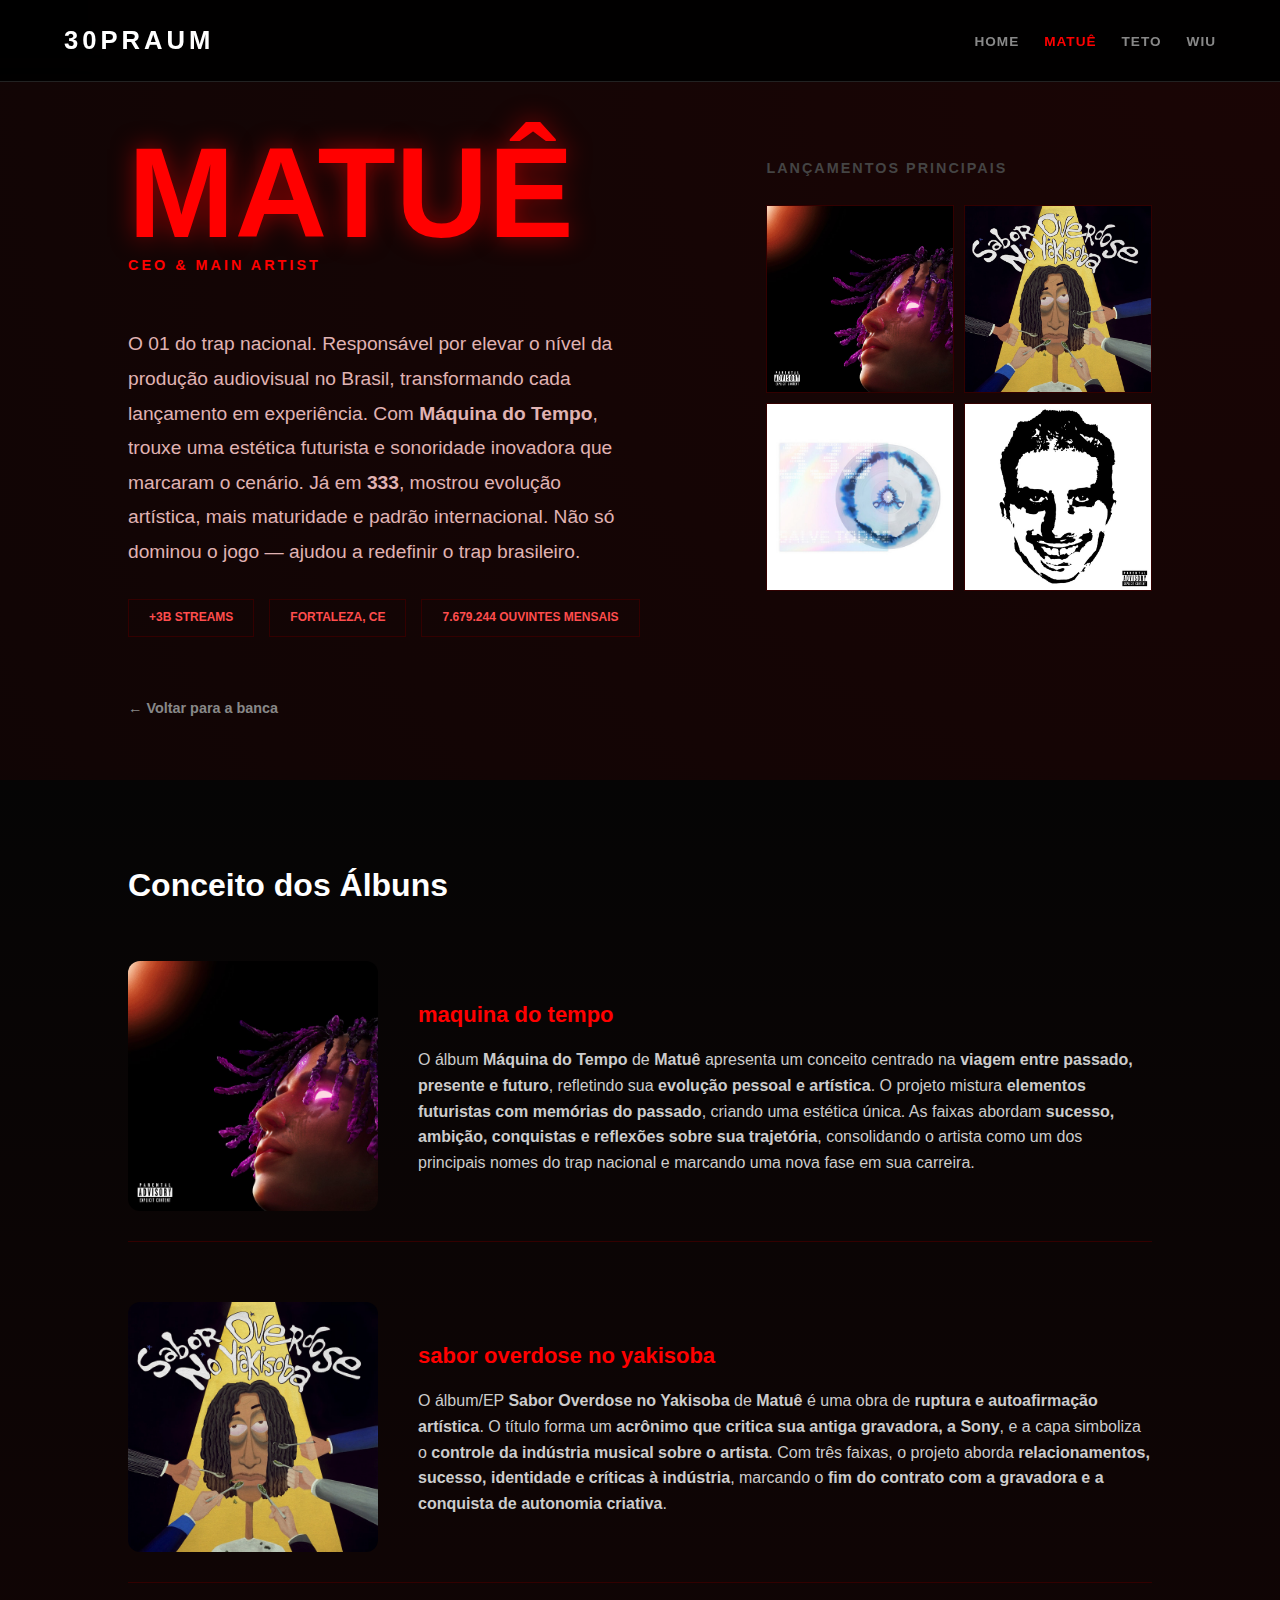
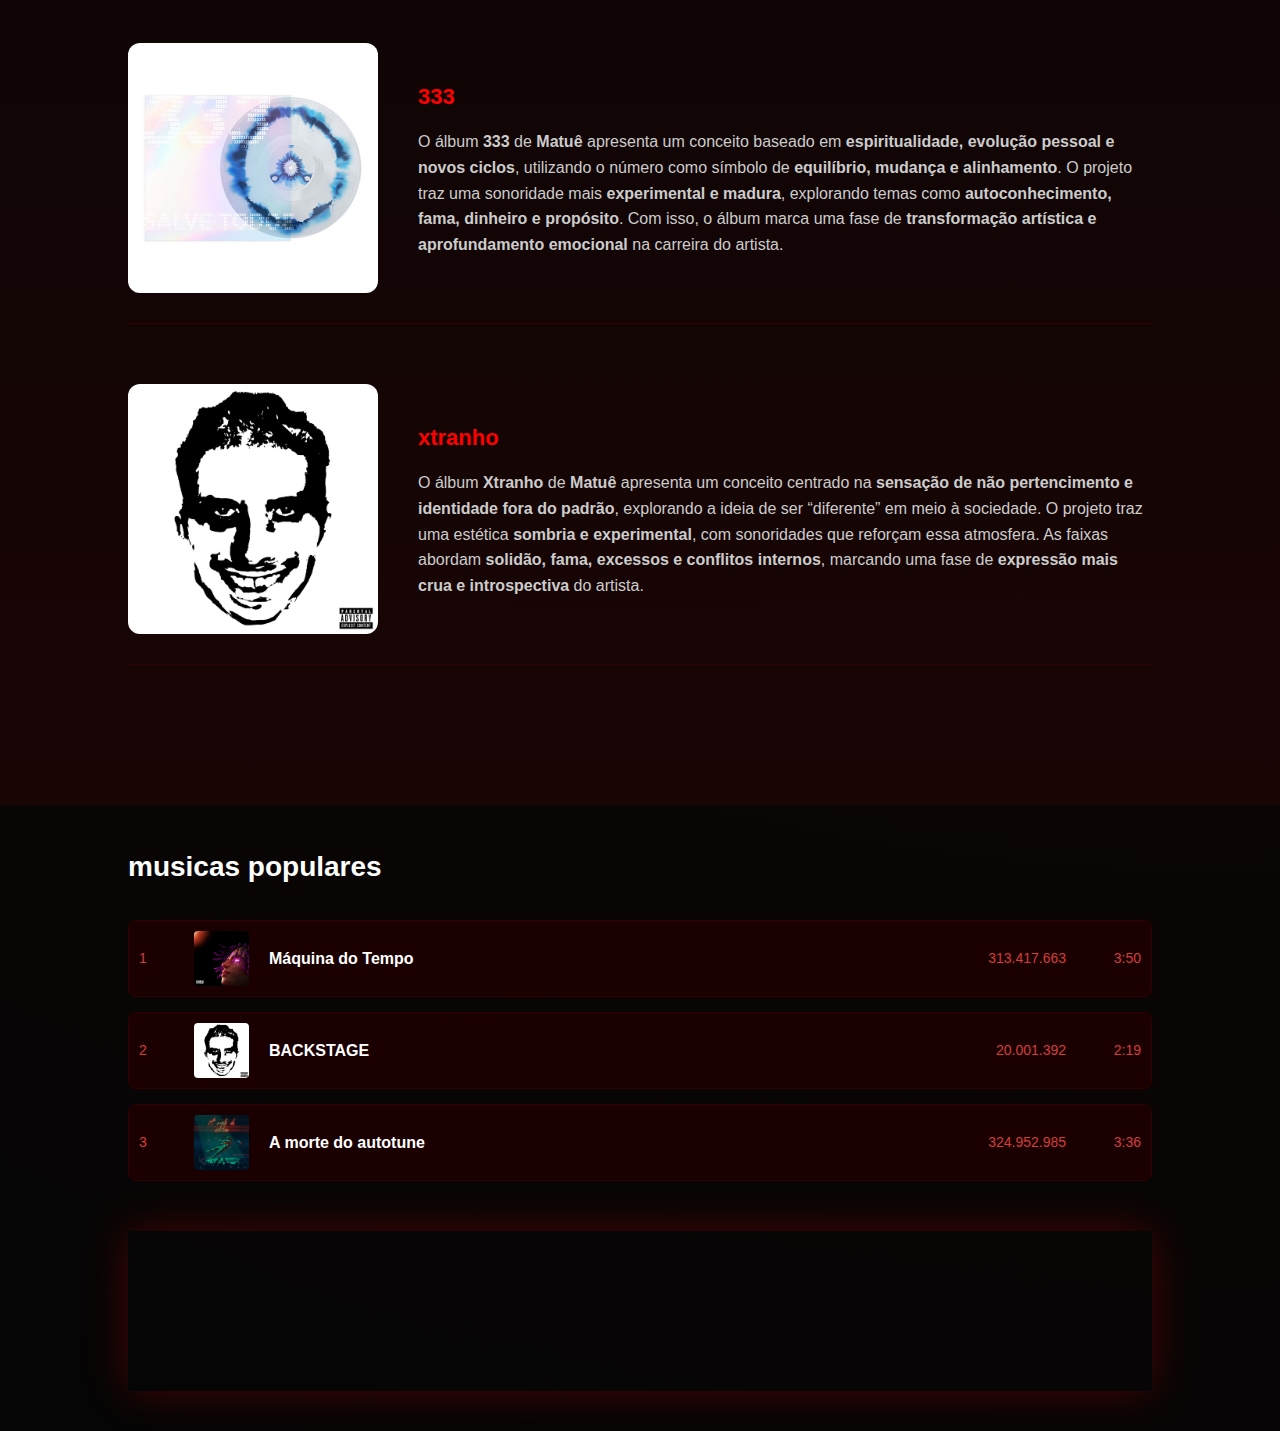
<file: matue.html>
<!DOCTYPE html>
<html lang="pt-br">
<head>
    <meta charset="UTF-8">
    <meta name="viewport" content="width=device-width, initial-scale=1.0">
    <title>Matuê | 30 PRAUM</title>
    <link rel="stylesheet" href="css/style.css">
    <link rel="stylesheet" href="css/matue.css">
</head>
<body class="artist-page matue-bg">
    <nav id="navbar">
        <div class="logo"><a href="index.html">30PRAUM</a></div>
        <ul>
            <li><a href="index.html">Home</a></li>
            <li><a href="matue.html" class="active">Matuê</a></li>
            <li><a href="teto.html">Teto</a></li>
            <li><a href="wiu.html">WIU</a></li>
        </ul>
    </nav>

    <main class="container">
        <div class="content-grid">
            <section class="artist-info">
                <div class="profile-header">
                    <h1>MATUÊ</h1>
                    <p class="role">CEO & MAIN ARTIST</p>
                </div>
                
                <div class="bio">
                    <p>O 01 do trap nacional. Responsável por elevar o nível da produção audiovisual no Brasil, transformando cada lançamento em experiência.

                        Com <b>Máquina do Tempo</b>, trouxe uma estética futurista e sonoridade inovadora que marcaram o cenário. Já em <b>333</b>, mostrou evolução artística, mais maturidade e padrão internacional.
                        
                        Não só dominou o jogo — ajudou a redefinir o trap brasileiro.
                        
                        </p>
                    <div class="stats">
                        <span>+3B Streams</span>
                        <span>Fortaleza, CE</span>
                        <span>7.679.244 ouvintes mensais</span>
                    </div>
                    <a href="index.html" class="back-btn">← Voltar para a banca</a>
                </div>
            </section>

            <section class="discography">
                <h3>LANÇAMENTOS PRINCIPAIS</h3>
                <div class="album-grid-2x2">

                    <a href="https://open.spotify.com/intl-pt/track/5oI9blwsXC8AkTWw6wASY8?si=7859d77ee9524083" target="_blank" class="album-card">
                        <img src="img/imagem album - maquina do tempo.jpg" alt="MDT">
                        <div class="album-info"><span>Máquina do Tempo</span></div>
                    </a>

                    <a href="https://open.spotify.com/intl-pt/album/1rTbSeEJ9D8doCj60u7RmG?si=TAu8A_AzSCmOz5rwRpcdvw" target="_blank" class="album-card">
                        <img src="img/imagem album - sabor overdose no yakisoba.jpg" alt="sabor overdose no yakisoba">
                        <div class="album-info"><span>sabor overdose no yakisoba</span></div>
                    </a>

                    <a href="https://open.spotify.com/intl-pt/album/5CP84pfi4AFe95UTACFWrk?si=4jI9jM6sT3S5Y_cEhkc-_w" target="_blank" class="album-card">
                        <img src="img/imagem album - 333.jpeg" alt="333">
                        <div class="album-info"><span>333</span></div>
                    </a>
            
                    <a href="https://open.spotify.com/intl-pt/album/5ORsvI5ThmZw7PS1NTvZaB?si=A4K_frl7TsuLB5BdTaqbXw" target="_blank" class="album-card">
                        <img src="img/imagem album - xtranho.jpg" alt="xtranho">
                        <div class="album-info"><span>xtranho</span></div>
                    </a>
                </div>
            </section>
            
        </div>
    </main>
    <section class="album-concepts">

      <h2>Conceito dos Álbuns</h2>
    
      <!-- previas.zip -->
      <div class="concept-card">
        <img src="img/imagem album - maquina do tempo.jpg" alt="maquina do tempo">
    
        <div class="concept-text">
          <h3>maquina do tempo</h3>
          <p>O álbum <b>Máquina do Tempo</b> de <b>Matuê</b> apresenta um conceito centrado na <b>viagem entre passado, presente e futuro</b>, refletindo sua <b>evolução pessoal e artística</b>. O projeto mistura <b>elementos futuristas com memórias do passado</b>, criando uma estética única. As faixas abordam <b>sucesso, ambição, conquistas e reflexões sobre sua trajetória</b>, consolidando o artista como um dos principais nomes do trap nacional e marcando uma nova fase em sua carreira.</p>

        </div>
      </div>
    
      <!-- tempo.zip -->
      <div class="concept-card">
        <img src="img/imagem album - sabor overdose no yakisoba.jpg" alt="sabor overdose no yakisoba">
    
        <div class="concept-text">
          <h3>sabor overdose no yakisoba</h3>
          <p>O álbum/EP <b>Sabor Overdose no Yakisoba</b> de <b>Matuê</b> é uma obra de <b>ruptura e autoafirmação artística</b>. O título forma um <b>acrônimo que critica sua antiga gravadora, a Sony</b>, e a capa simboliza o <b>controle da indústria musical sobre o artista</b>. Com três faixas, o projeto aborda <b>relacionamentos, sucesso, identidade e críticas à indústria</b>, marcando o <b>fim do contrato com a gravadora e a conquista de autonomia criativa</b>.</p>

        </div>
      </div>
    
      <!-- maior que o tempo -->
      <div class="concept-card">
        <img src="img/imagem album - 333.jpeg" alt="333">
    
        <div class="concept-text">
          <h3>333</h3>
          <p>O álbum <b>333</b> de <b>Matuê</b> apresenta um conceito baseado em <b>espiritualidade, evolução pessoal e novos ciclos</b>, utilizando o número como símbolo de <b>equilíbrio, mudança e alinhamento</b>. O projeto traz uma sonoridade mais <b>experimental e madura</b>, explorando temas como <b>autoconhecimento, fama, dinheiro e propósito</b>. Com isso, o álbum marca uma fase de <b>transformação artística e aprofundamento emocional</b> na carreira do artista.</p>

        </div>
      </div>
    
      <!-- colapso global -->
      <div class="concept-card">
        <img src="img/imagem album - xtranho.jpg" alt="xtranho">
    
        <div class="concept-text">
          <h3>xtranho</h3>
          <p>O álbum <b>Xtranho</b> de <b>Matuê</b> apresenta um conceito centrado na <b>sensação de não pertencimento e identidade fora do padrão</b>, explorando a ideia de ser “diferente” em meio à sociedade. O projeto traz uma estética <b>sombria e experimental</b>, com sonoridades que reforçam essa atmosfera. As faixas abordam <b>solidão, fama, excessos e conflitos internos</b>, marcando uma fase de <b>expressão mais crua e introspectiva</b> do artista.</p>

        </div>
      </div>
    
    </section>
    <section class="spotify-section">
        <h2> musicas populares</h2>
      
        <div class="track-list">
      
          <div class="track">
            <span class="rank">1</span>
            <img src="img/imagem album - maquina do tempo.jpg" alt="Capa">
            <div class="info">
              <h4>Máquina do Tempo</h4>
            </div>
            <span class="streams">313.417.663</span>
            <span class="duration">3:50</span>
          </div>
      
          <div class="track">
            <span class="rank">2</span>
            <img src="img/imagem album - xtranho.jpg" alt="Capa">
            <div class="info">
              <h4>BACKSTAGE</h4>
            </div>
            <span class="streams">20.001.392</span>
            <span class="duration">2:19</span>
          </div>
      
          <div class="track">
            <span class="rank">3</span>
            <img src="img/imagem musica - A morte do autotune.jpg" alt="Capa">
            <div class="info">
              <h4>A morte do autotune</h4>
            </div>
            <span class="streams">324.952.985</span>
            <span class="duration">3:36</span>
          </div>
      
        </div>
      
        <!-- Player do spotify tlg -->
        <div class="spotify-player">
          <iframe style="border-radius:12px"
            src="https://open.spotify.com/embed/artist/5nP8x4uEFjAAmDzwOEc9b8"
            width="100%" height="152"
            frameBorder="0"
            allowfullscreen=""
            allow="autoplay; clipboard-write; encrypted-media; fullscreen; picture-in-picture">
          </iframe>
        </div>
      
      </section>
</body>
</html>
</file>
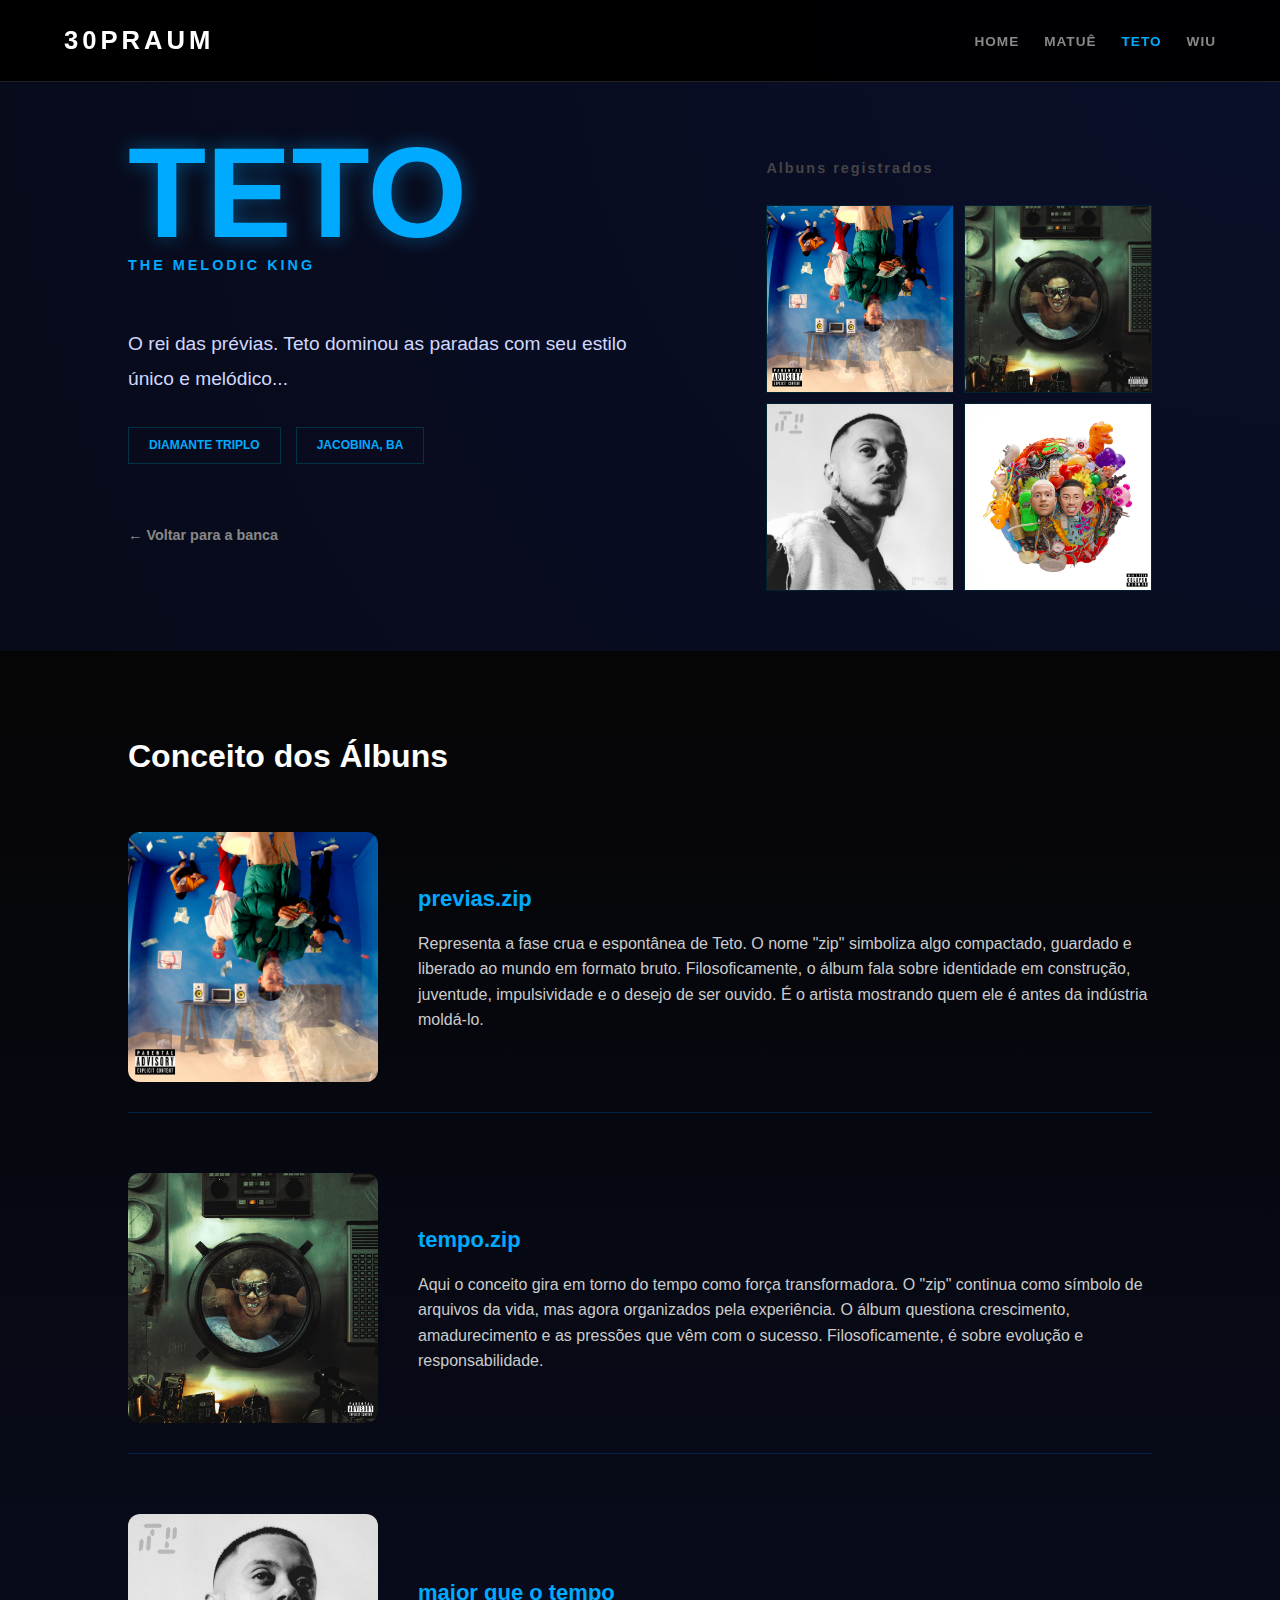
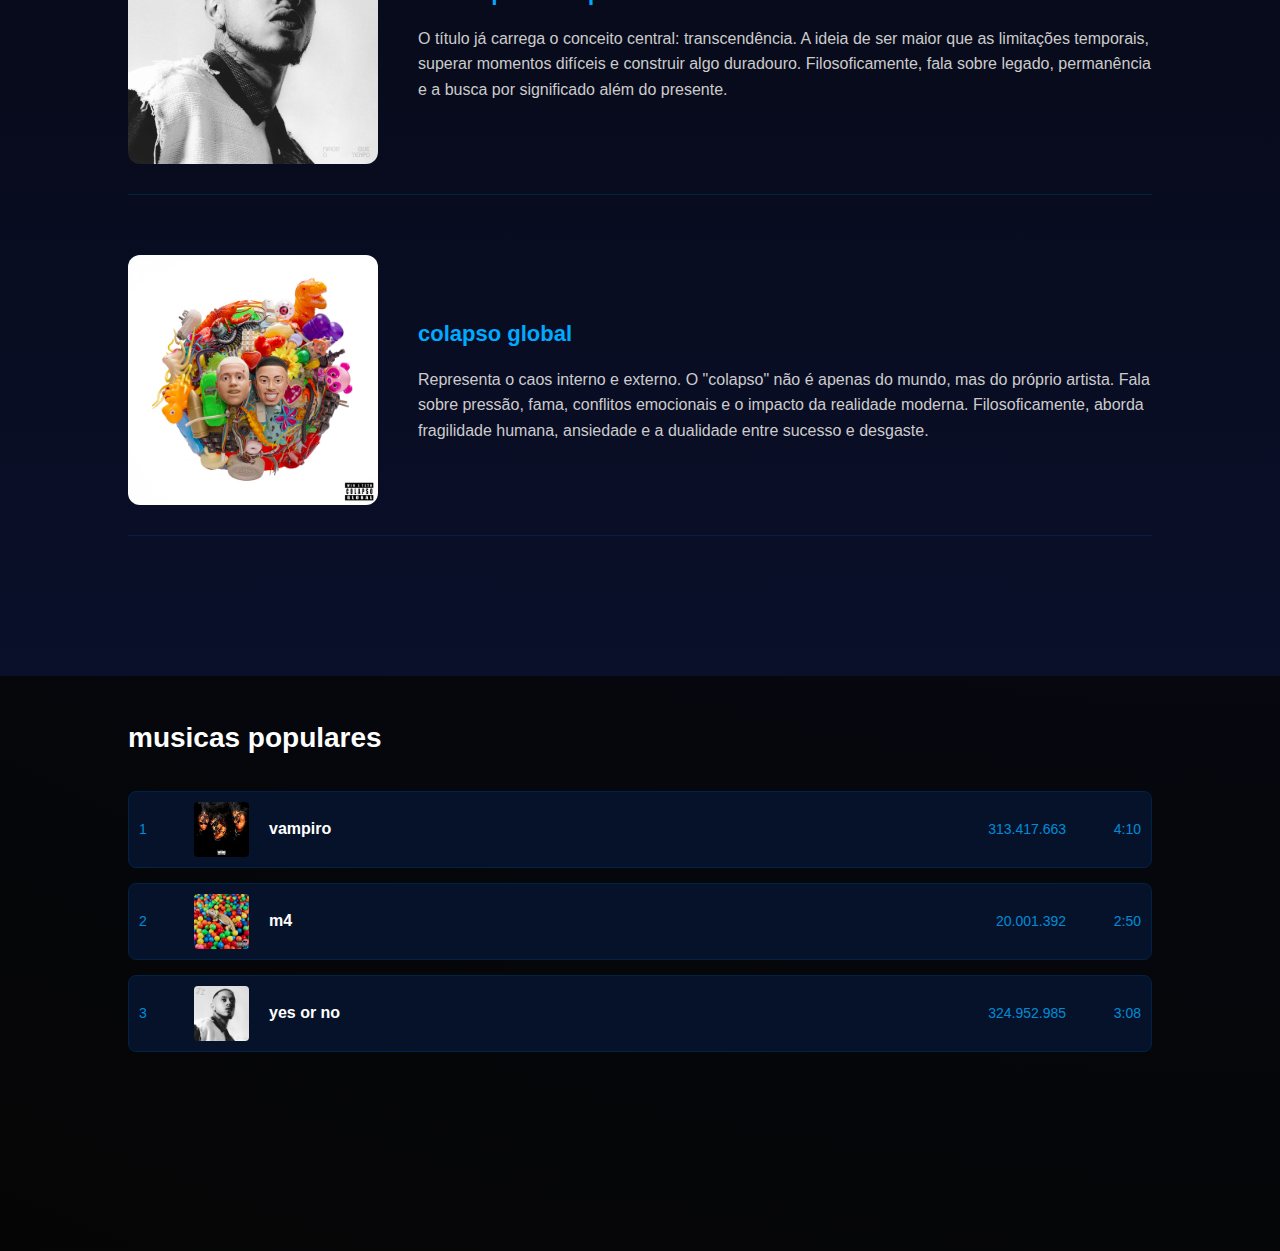
<file: teto.html>
<!DOCTYPE html>
<html lang="pt-br">
<head>
    <meta charset="UTF-8">
    <title>Teto | 30 PRAUM</title>
    <link rel="stylesheet" href="css/style.css">
    <link rel="stylesheet" href="css/teto.css">
</head>
<body class="artist-page teto-bg">
    <nav id="navbar">
        <div class="logo"><a href="index.html">30PRAUM</a></div>
        <ul>
            <li><a href="index.html">Home</a></li>
            <li><a href="matue.html">Matuê</a></li>
            <li><a href="teto.html" class="active">Teto</a></li>
            <li><a href="wiu.html">WIU</a></li>
        </ul>
    </nav>
<section>
    <main class="container">
        <div class="content-grid">
    
            <section class="artist-info">
                <div class="profile-header">
                    <h1>TETO</h1>
                    <p class="role">THE MELODIC KING</p>
                </div>
    
                <div class="bio">
                    <p>O rei das prévias. Teto dominou as paradas com seu estilo único e melódico...</p>
    
                    <div class="stats">
                        <span>Diamante Triplo</span>
                        <span>Jacobina, BA</span>
                    </div>
    
                <a href="index.html" class="back-btn">← Voltar para a banca</a>
            </section>

            <section class="discography">
                <h3>Albuns registrados</h3>
                <div class="album-grid-2x2">

                    <a href="https://open.spotify.com/intl-pt/album/1Mp4qx0rzYoZHXmTX5ViS4?si=8jPT6k2dTEa95JVq0uE72A" target="_blank" class="album-card">
                        <img src="img/imagem album - previa,zip.jpg" alt="previas.zip">
                        <div class="album-info"><span>previas.zip</span></div>
                    </a>

                    <a href="https://open.spotify.com/intl-pt/album/3AJvminfxx0wpM3dpF3vaY?si=y1y9JRSQTP26yCBho1VNgw" target="_blank" class="album-card">
                        <img src="img/imagem album - tempo,zip.jpg" alt="tempo.zip">
                        <div class="album-info"><span>tempo.zip</span></div>
                    </a>

                    <a href="https://open.spotify.com/intl-pt/track/7Ltw50BNCqwajggjvAUzxG?si=362410ab19a34943" target="_blank" class="album-card">
                        <img src="img/imagem album - maior que o tempo.png" alt="maior que o tempo">
                        <div class="album-info"><span>maior que o tempo</span></div>
                    </a>
            
                    <a href="https://open.spotify.com/intl-pt/album/214OaJv3XycWX4oqydN2Ic?si=58iUNZ-WToO-9azyAAQNfg" target="_blank" class="album-card">
                        <img src="img/imagem album - colapso global.jpg" alt="colapso global">
                        <div class="album-info"><span>colapso global</span></div>
                    </a>
                </div>
            </section>
            
        </div>
    </main>
    <section class="album-concepts">

  <h2>Conceito dos Álbuns</h2>

  <!-- previas.zip -->
  <div class="concept-card">
    <img src="img/imagem album - previa,zip.jpg" alt="previas.zip">

    <div class="concept-text">
      <h3>previas.zip</h3>
      <p>
        Representa a fase crua e espontânea de Teto. O nome "zip" simboliza
        algo compactado, guardado e liberado ao mundo em formato bruto.
        Filosoficamente, o álbum fala sobre identidade em construção,
        juventude, impulsividade e o desejo de ser ouvido.
        É o artista mostrando quem ele é antes da indústria moldá-lo.
      </p>
    </div>
  </div>

  <!-- tempo.zip -->
  <div class="concept-card">
    <img src="img/imagem album - tempo,zip.jpg" alt="tempo.zip">

    <div class="concept-text">
      <h3>tempo.zip</h3>
      <p>
        Aqui o conceito gira em torno do tempo como força transformadora.
        O "zip" continua como símbolo de arquivos da vida, mas agora
        organizados pela experiência. O álbum questiona crescimento,
        amadurecimento e as pressões que vêm com o sucesso.
        Filosoficamente, é sobre evolução e responsabilidade.
      </p>
    </div>
  </div>

  <!-- maior que o tempo -->
  <div class="concept-card">
    <img src="img/imagem album - maior que o tempo.png" alt="maior que o tempo">

    <div class="concept-text">
      <h3>maior que o tempo</h3>
      <p>
        O título já carrega o conceito central: transcendência.
        A ideia de ser maior que as limitações temporais,
        superar momentos difíceis e construir algo duradouro.
        Filosoficamente, fala sobre legado, permanência e
        a busca por significado além do presente.
      </p>
    </div>
  </div>

  <!-- colapso global -->
  <div class="concept-card">
    <img src="img/imagem album - colapso global.jpg" alt="colapso global">

    <div class="concept-text">
      <h3>colapso global</h3>
      <p>
        Representa o caos interno e externo.
        O "colapso" não é apenas do mundo, mas do próprio artista.
        Fala sobre pressão, fama, conflitos emocionais
        e o impacto da realidade moderna.
        Filosoficamente, aborda fragilidade humana,
        ansiedade e a dualidade entre sucesso e desgaste.
      </p>
    </div>
  </div>

</section>
    <section class="spotify-section">
        <h2> musicas populares</h2>
      
        <div class="track-list">
      
          <div class="track">
            <span class="rank">1</span>
            <img src="img/imagem musica - vampiro.jpg" alt="Capa">
            <div class="info">
              <h4>vampiro</h4>
            </div>
            <span class="streams">313.417.663</span>
            <span class="duration">4:10</span>
          </div>
      
          <div class="track">
            <span class="rank">2</span>
            <img src="img/imagem musica - m4.jpg" alt="Capa">
            <div class="info">
              <h4>m4</h4>
            </div>
            <span class="streams">20.001.392</span>
            <span class="duration">2:50</span>
          </div>
      
          <div class="track">
            <span class="rank">3</span>
            <img src="img/imagem album - maior que o tempo.png" alt="Capa">
            <div class="info">
              <h4>yes or no</h4>
            </div>
            <span class="streams">324.952.985</span>
            <span class="duration">3:08</span>
          </div>
      
        </div>
      
        <!-- Player do spotify tlg -->
         
         <div> <iframe data-testid="embed-iframe" style="border-radius:12px" src="https://open.spotify.com/embed/artist/68YeXpLt3jB7JHQS5ZjMGo?utm_source=generator&theme=0" width="100%" height="152" frameBorder="0" allowfullscreen="" allow="autoplay; clipboard-write; encrypted-media; fullscreen; picture-in-picture" loading="lazy"></iframe>
         </div>
       
      </section>
</body>
</html>
</file>
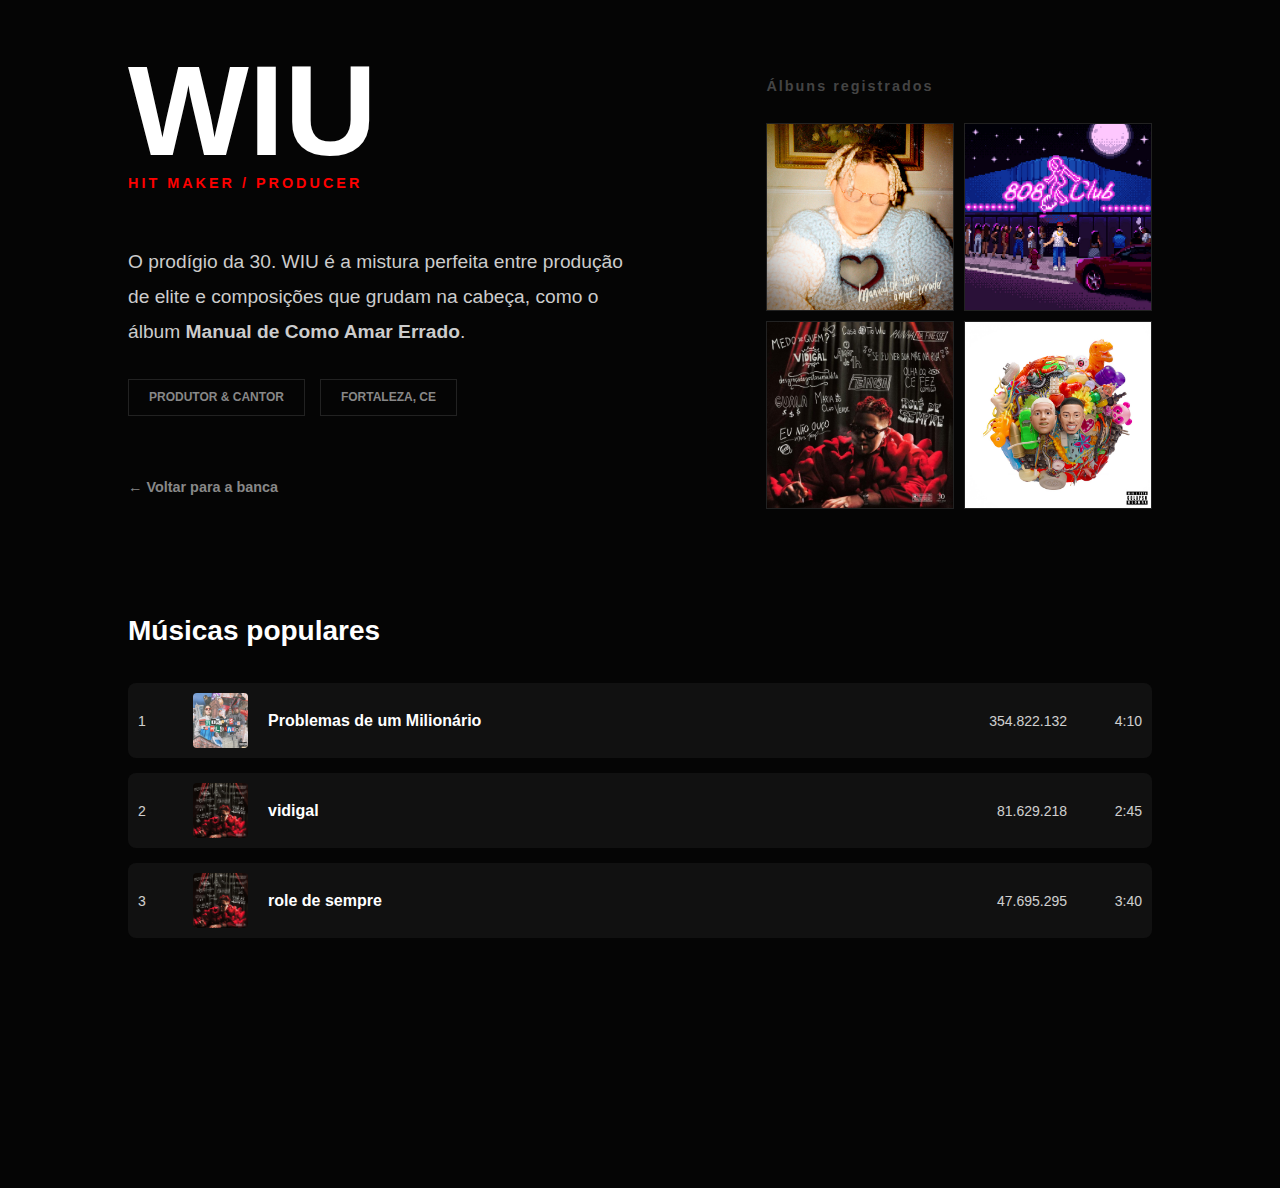
<file: wiu.html>
<!DOCTYPE html>
<html lang="pt-br">
<head>
    <meta charset="UTF-8">
    <title>WIU | 30 PRAUM</title>
    <link rel="stylesheet" href="css/style.css">
</head>
<main class="container">
    <div class="content-grid">

        <section class="artist-info">
            <div class="profile-header">
                <h1>WIU</h1>
                <p class="role">HIT MAKER / PRODUCER</p>
            </div>

            <div class="bio">
                <p>
                    O prodígio da 30. WIU é a mistura perfeita entre produção de elite 
                    e composições que grudam na cabeça, como o álbum 
                    <strong>Manual de Como Amar Errado</strong>.
                </p>

                <div class="stats">
                    <span>Produtor & Cantor</span>
                    <span>Fortaleza, CE</span>
                </div>
            </div>

            <a href="index.html" class="back-btn">← Voltar para a banca</a>
        </section>

        <section class="discography">
            <h3>Álbuns registrados</h3>

            <div class="album-grid-2x2">

                <a href="https://open.spotify.com/album/0e8dlub" target="_blank"  rel="noopener noreferrer" class="album-card">
                    <img src="img/imagem album - manual de como amar errado.jpg" alt="Manual de Como Amar Errado">
                    <div class="album-info"><span>Manual de Como Amar Errado</span></div>
                </a>

                <a href="https://open.spotify.com/album/808club" target="_blank"  rel="noopener noreferrer" class="album-card">
                    <img src="img/imagem album - 808 club.jpg" alt="808 Club">
                    <div class="album-info"><span>808 Club</span></div>
                </a>

                <a href="https://open.spotify.com/album/vagabundo" target="_blank" rel="noopener noreferrer" class="album-card">
                    <img src="img/imagem album - vagabundo de luxo.jpg" alt="Vagabundo de Luxo">
                    <div class="album-info"><span>Vagabundo de Luxo</span></div>
                </a>

                <a href="https://open.spotify.com/album/saboroverdose" target="_blank" rel="noopener noreferrer" class="album-card">
                    <img src="img/imagem album - colapso global.jpg" alt="colapso global">
                    <div class="album-info"><span>colapso global</span></div>
                </a>

            </div>
        </section>

    </div>
</main>


<section class="spotify-section">
    <h2>Músicas populares</h2>

    <div class="track-list">

        <div class="track">
            <span class="rank">1</span>
            <img src="img/imagem musica - problemas de um milionario.jpg" alt="Capa">
            <div class="info">
                <h4>Problemas de um Milionário</h4>
            </div>
            <span class="streams">354.822.132</span>
            <span class="duration">4:10</span>
        </div>

        <div class="track">
            <span class="rank">2</span>
            <img src="img/imagem album - vagabundo de luxo.jpg" alt="Capa">
            <div class="info">
                <h4>vidigal</h4>
            </div>
            <span class="streams">81.629.218</span>
            <span class="duration">2:45</span>
        </div>

        <div class="track">
            <span class="rank">3</span>
            <img src="img/imagem album - vagabundo de luxo.jpg" alt="Capa">
            <div class="info">
                <h4>role de sempre</h4>
            </div>
            <span class="streams">47.695.295</span>
            <span class="duration">3:40</span>
        </div>

    </div>

    <div class="spotify-player">
        <iframe data-testid="embed-iframe" style="border-radius:12px" src="https://open.spotify.com/embed/artist/3MrDVzg7ZXaYMyQmbDInr7?utm_source=generator" width="100%" height="352" frameBorder="0" allowfullscreen="" allow="autoplay; clipboard-write; encrypted-media; fullscreen; picture-in-picture" loading="lazy"></iframe>
    </div>
</section>
</html>
</file>
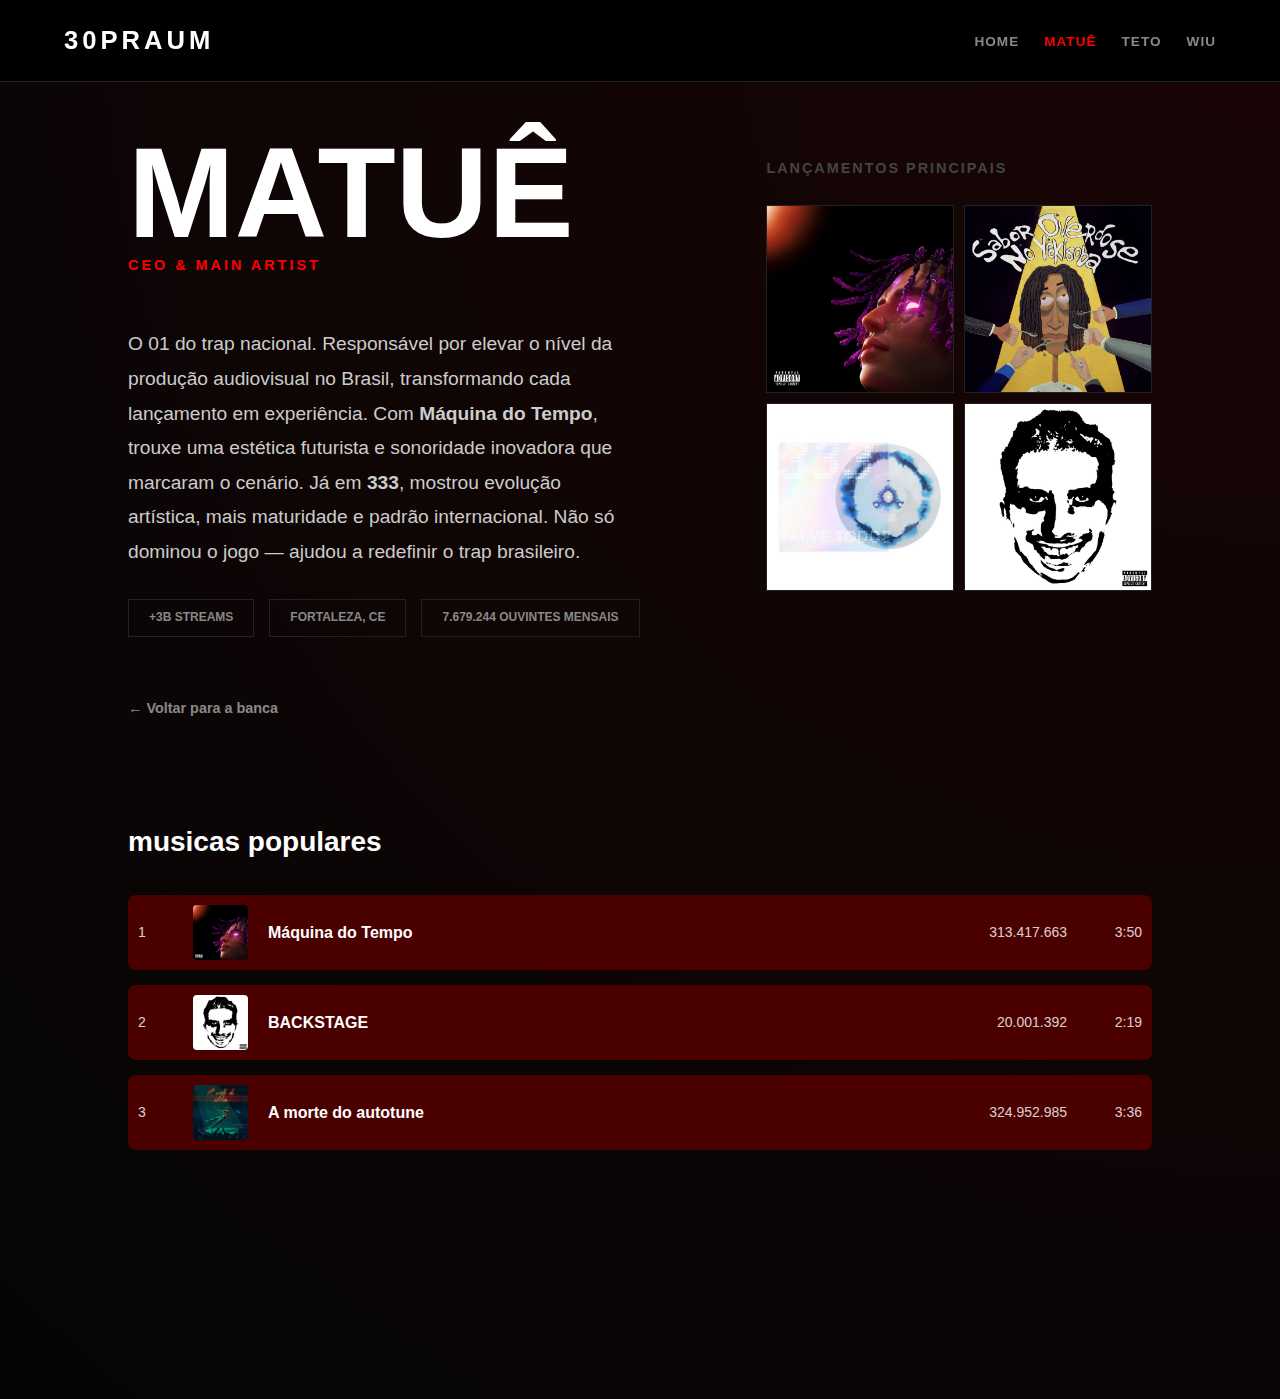
<file: dylan/matue.html>
<!DOCTYPE html>
<html lang="pt-br">
<head>
    <meta charset="UTF-8">
    <meta name="viewport" content="width=device-width, initial-scale=1.0">
    <title>Matuê | 30 PRAUM</title>
    <link rel="stylesheet" href="css/style.css">
</head>
<body class="artist-page matue-bg">
    <nav id="navbar">
        <div class="logo"><a href="index.html">30PRAUM</a></div>
        <ul>
            <li><a href="index.html">Home</a></li>
            <li><a href="matue.html" class="active">Matuê</a></li>
            <li><a href="teto.html">Teto</a></li>
            <li><a href="wiu.html">WIU</a></li>
        </ul>
    </nav>

    <main class="container">
        <div class="content-grid">
            <section class="artist-info">
                <div class="profile-header">
                    <h1>MATUÊ</h1>
                    <p class="role">CEO & MAIN ARTIST</p>
                </div>
                
                <div class="bio">
                    <p>O 01 do trap nacional. Responsável por elevar o nível da produção audiovisual no Brasil, transformando cada lançamento em experiência.

                        Com <b>Máquina do Tempo</b>, trouxe uma estética futurista e sonoridade inovadora que marcaram o cenário. Já em <b>333</b>, mostrou evolução artística, mais maturidade e padrão internacional.
                        
                        Não só dominou o jogo — ajudou a redefinir o trap brasileiro.
                        
                        </p>
                    <div class="stats">
                        <span>+3B Streams</span>
                        <span>Fortaleza, CE</span>
                        <span>7.679.244 ouvintes mensais</span>
                    </div>
                    <a href="index.html" class="back-btn">← Voltar para a banca</a>
                </div>
            </section>

            <section class="discography">
                <h3>LANÇAMENTOS PRINCIPAIS</h3>
                <div class="album-grid-2x2">

                    <a href="https://open.spotify.com/intl-pt/track/5oI9blwsXC8AkTWw6wASY8?si=7859d77ee9524083" target="_blank" class="album-card">
                        <img src="img/imagem album - maquina do tempo.jpg" alt="MDT">
                        <div class="album-info"><span>Máquina do Tempo</span></div>
                    </a>

                    <a href="https://open.spotify.com/intl-pt/album/1rTbSeEJ9D8doCj60u7RmG?si=TAu8A_AzSCmOz5rwRpcdvw" target="_blank" class="album-card">
                        <img src="img/imagem album - sabor overdose no yakisoba.jpg" alt="sabor overdose no yakisoba">
                        <div class="album-info"><span>sabor overdose no yakisoba</span></div>
                    </a>

                    <a href="https://open.spotify.com/intl-pt/album/5CP84pfi4AFe95UTACFWrk?si=4jI9jM6sT3S5Y_cEhkc-_w" target="_blank" class="album-card">
                        <img src="img/imagem album - 333.jpeg" alt="333">
                        <div class="album-info"><span>333</span></div>
                    </a>
            
                    <a href="https://open.spotify.com/intl-pt/album/5ORsvI5ThmZw7PS1NTvZaB?si=A4K_frl7TsuLB5BdTaqbXw" target="_blank" class="album-card">
                        <img src="img/imagem album - xtranho.jpg" alt="xtranho">
                        <div class="album-info"><span>xtranho</span></div>
                    </a>
                </div>
            </section>
            
        </div>
    </main>
    <section class="spotify-section">
        <h2> musicas populares</h2>
      
        <div class="track-list">
      
          <div class="track">
            <span class="rank">1</span>
            <img src="img/imagem album - maquina do tempo.jpg" alt="Capa">
            <div class="info">
              <h4>Máquina do Tempo</h4>
            </div>
            <span class="streams">313.417.663</span>
            <span class="duration">3:50</span>
          </div>
      
          <div class="track">
            <span class="rank">2</span>
            <img src="img/imagem album - xtranho.jpg" alt="Capa">
            <div class="info">
              <h4>BACKSTAGE</h4>
            </div>
            <span class="streams">20.001.392</span>
            <span class="duration">2:19</span>
          </div>
      
          <div class="track">
            <span class="rank">3</span>
            <img src="img/imagem musica - A morte do autotune.jpg" alt="Capa">
            <div class="info">
              <h4>A morte do autotune</h4>
            </div>
            <span class="streams">324.952.985</span>
            <span class="duration">3:36</span>
          </div>
      
        </div>
      
        <!-- Player do spotify tlg -->
        <div class="spotify-player">
          <iframe style="border-radius:12px"
            src="https://open.spotify.com/embed/artist/5nP8x4uEFjAAmDzwOEc9b8"
            width="100%" height="152"
            frameBorder="0"
            allowfullscreen=""
            allow="autoplay; clipboard-write; encrypted-media; fullscreen; picture-in-picture">
          </iframe>
        </div>
      
      </section>
</body>
</html>
</file>
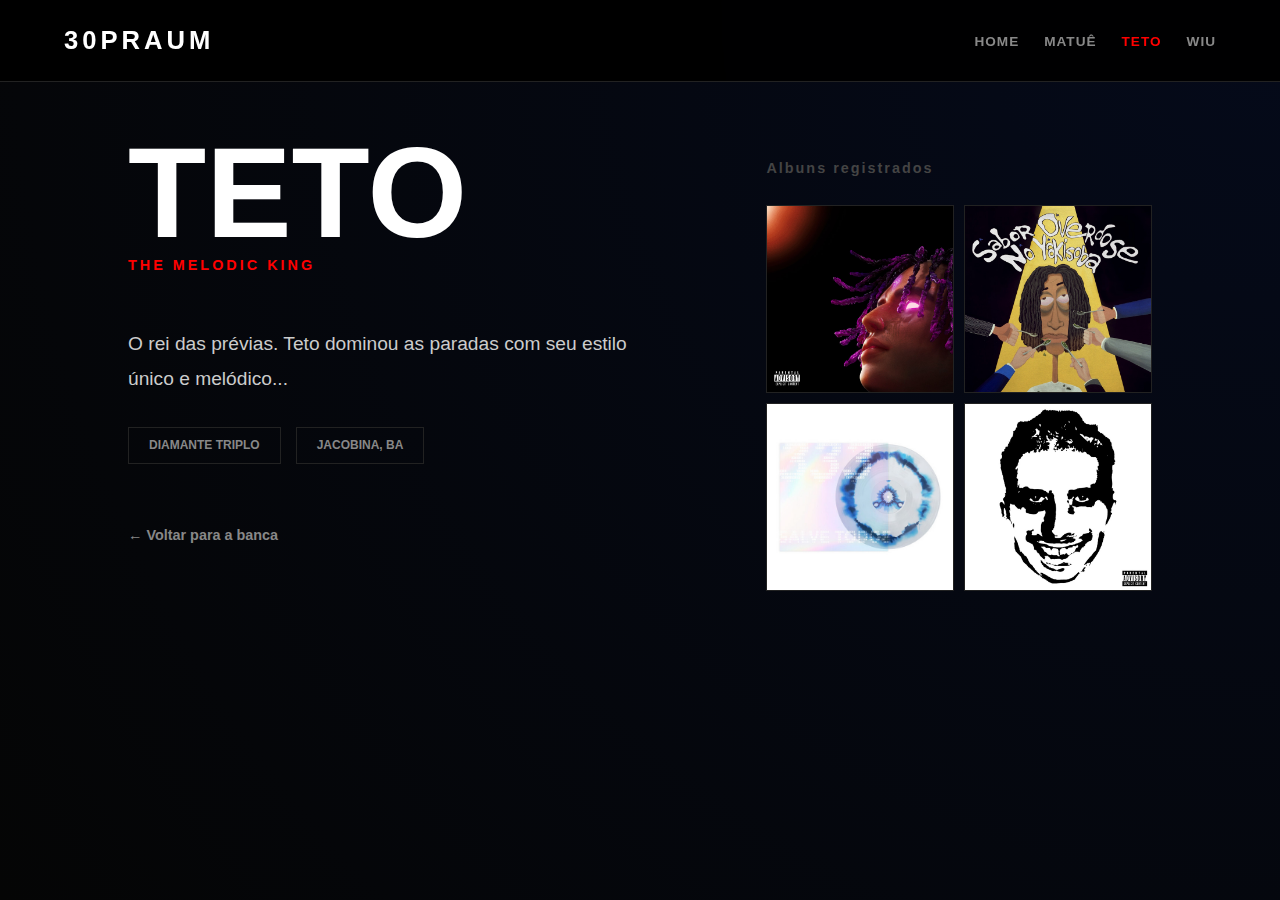
<file: dylan/teto.html>
<!DOCTYPE html>
<html lang="pt-br">
<head>
    <meta charset="UTF-8">
    <title>Teto | 30 PRAUM</title>
    <link rel="stylesheet" href="css/style.css">
</head>
<body class="artist-page teto-bg">
    <nav id="navbar">
        <div class="logo"><a href="index.html">30PRAUM</a></div>
        <ul>
            <li><a href="index.html">Home</a></li>
            <li><a href="matue.html">Matuê</a></li>
            <li><a href="teto.html" class="active">Teto</a></li>
            <li><a href="wiu.html">WIU</a></li>
        </ul>
    </nav>
<section>
    <main class="container">
        <div class="content-grid">
    
            <section class="artist-info">
                <div class="profile-header">
                    <h1>TETO</h1>
                    <p class="role">THE MELODIC KING</p>
                </div>
    
                <div class="bio">
                    <p>O rei das prévias. Teto dominou as paradas com seu estilo único e melódico...</p>
    
                    <div class="stats">
                        <span>Diamante Triplo</span>
                        <span>Jacobina, BA</span>
                    </div>
    
                <a href="index.html" class="back-btn">← Voltar para a banca</a>
            </section>

            <section class="discography">
                <h3>Albuns registrados</h3>
                <div class="album-grid-2x2">

                    <a href="https://open.spotify.com/intl-pt/track/5oI9blwsXC8AkTWw6wASY8?si=7859d77ee9524083" target="_blank" class="album-card">
                        <img src="img/imagem album - maquina do tempo.jpg" alt="MDT">
                        <div class="album-info"><span>Máquina do Tempo</span></div>
                    </a>

                    <a href="https://open.spotify.com/intl-pt/album/1rTbSeEJ9D8doCj60u7RmG?si=TAu8A_AzSCmOz5rwRpcdvw" target="_blank" class="album-card">
                        <img src="img/imagem album - sabor overdose no yakisoba.jpg" alt="sabor overdose no yakisoba">
                        <div class="album-info"><span>sabor overdose no yakisoba</span></div>
                    </a>

                    <a href="https://open.spotify.com/intl-pt/album/5CP84pfi4AFe95UTACFWrk?si=4jI9jM6sT3S5Y_cEhkc-_w" target="_blank" class="album-card">
                        <img src="img/imagem album - 333.jpeg" alt="333">
                        <div class="album-info"><span>333</span></div>
                    </a>
            
                    <a href="https://open.spotify.com/intl-pt/album/5ORsvI5ThmZw7PS1NTvZaB?si=A4K_frl7TsuLB5BdTaqbXw" target="_blank" class="album-card">
                        <img src="img/imagem album - xtranho.jpg" alt="xtranho">
                        <div class="album-info"><span>xtranho</span></div>
                    </a>
                </div>
            </section>
            
        </div>
    </main>
</body>
</html>
</file>
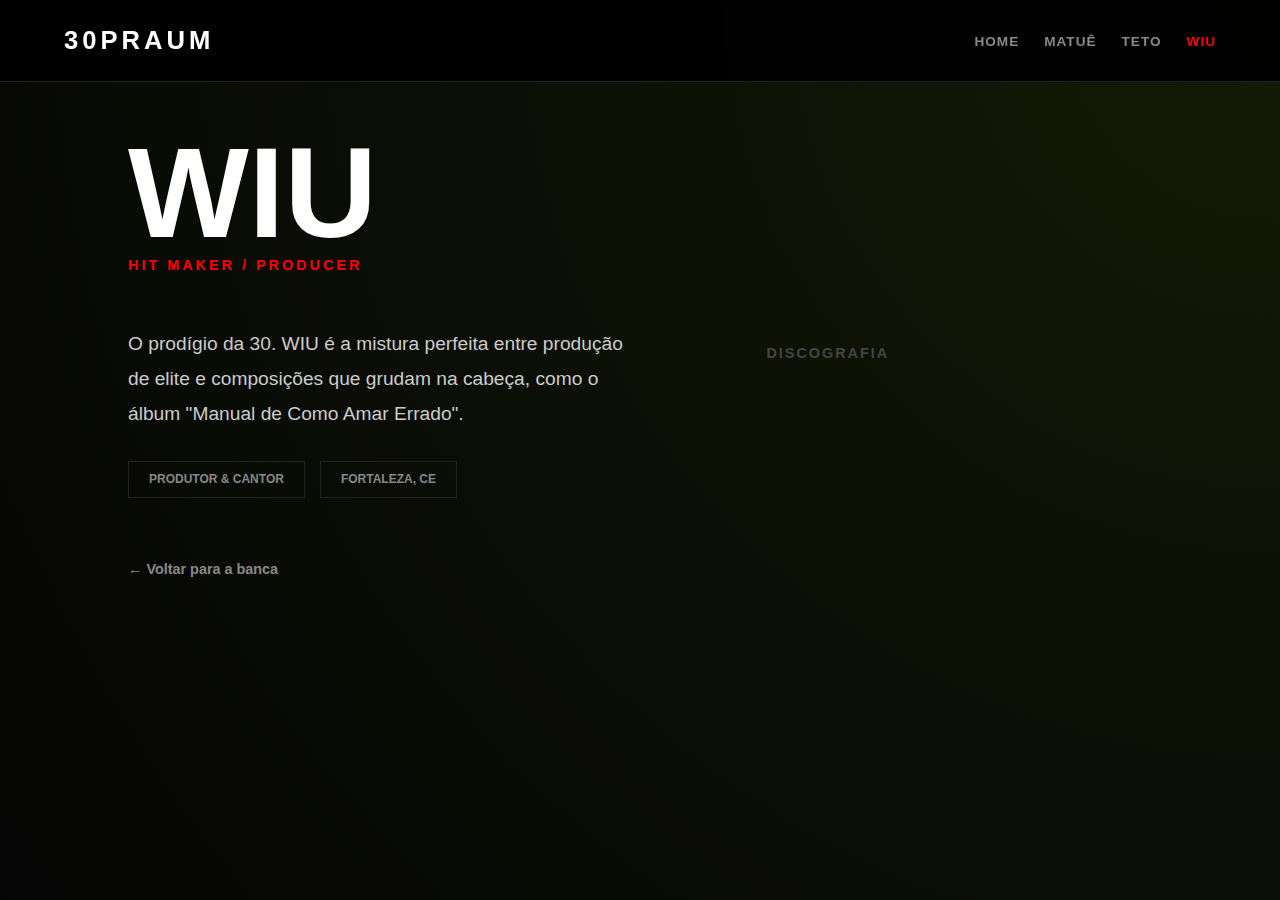
<file: dylan/wiu.html>
<!DOCTYPE html>
<html lang="pt-br">
<head>
    <meta charset="UTF-8">
    <title>WIU | 30 PRAUM</title>
    <link rel="stylesheet" href="css/style.css">
</head>
<body class="artist-page wiu-bg">
    <nav id="navbar">
        <div class="logo"><a href="index.html">30PRAUM</a></div>
        <ul>
            <li><a href="index.html">Home</a></li>
            <li><a href="matue.html">Matuê</a></li>
            <li><a href="teto.html">Teto</a></li>
            <li><a href="wiu.html" class="active">WIU</a></li>
        </ul>
    </nav>

    <main class="container">
        <div class="profile-header">
            <h1>WIU</h1>
            <p class="role">HIT MAKER / PRODUCER</p>
        </div>
        
        <div class="content-grid">
            <section class="bio">
                <p>O prodígio da 30. WIU é a mistura perfeita entre produção de elite e composições que grudam na cabeça, como o álbum "Manual de Como Amar Errado".</p>
                <div class="stats">
                    <span>Produtor & Cantor</span>
                    <span>Fortaleza, CE</span>
                </div>
                <a href="index.html" class="back-btn">← Voltar para a banca</a>
            </section>

            <section class="discography">
                <h3>DISCOGRAFIA</h3>
                <iframe style="border-radius:12px" src="https://open.spotify.com/embed/artist/1S4S6GfO2R6u3699VpL69Y?utm_source=generator&theme=0" width="100%" height="352" frameBorder="0" allowfullscreen="" allow="autoplay; clipboard-write; encrypted-media; fullscreen; picture-in-picture" loading="lazy"></iframe>
            </section>
        </div>
    </main>
</body>
</html>
</file>
<file: css/matue.css>
/* =========================================
   FUNDO E IDENTIDADE DO MATUÊ
========================================= */
.matue-bg {
    background: radial-gradient(circle at top right, #1a0505, #050505);
}

/* Cor principal (vermelho forte) */
body.matue-bg {
    --primary-red: #ff0000;
}

/* =========================================
   TÍTULO DO ARTISTA
========================================= */
body.matue-bg .profile-header h1 {
    color: #ff0000;
    text-shadow: 0 0 25px rgba(255, 0, 0, 0.5);
}

/* Subtítulo */
body.matue-bg .role {
    color: #ff0000;
}

/* =========================================
   BIO
========================================= */
body.matue-bg .bio p {
    color: #e0b3b3;
}

/* =========================================
   STATS
========================================= */
body.matue-bg .stats span {
    border-color: #330000;
    color: #ff4d4d;
}

/* =========================================
   DISCOS / ÁLBUNS
========================================= */
body.matue-bg .album-card {
    border-color: #330000;
}

/* Hover pesado */
body.matue-bg .album-card:hover {
    border-color: #ff0000;
    box-shadow: 0 0 25px rgba(255, 0, 0, 0.4);
}

/* Overlay vermelho mais forte */
body.matue-bg .album-info {
    background: rgba(255, 0, 0, 0.85);
}

/* =========================================
   BOTÃO VOLTAR
========================================= */
body.matue-bg .back-btn:hover {
    color: #ff0000;
}

/* =========================================
   SPOTIFY (LISTA DE MÚSICAS)
========================================= */
body.matue-bg .track {
    background-color: #1a0000;
    border: 1px solid #330000;
}

/* Hover mais agressivo */
body.matue-bg .track:hover {
    background-color: #2a0000;
}

/* Nome da música */
body.matue-bg .track h4 {
    color: #ffffff;
}

/* Números */
body.matue-bg .rank,
body.matue-bg .streams,
body.matue-bg .duration {
    color: #ff4d4d;
}

/* =========================================
   PLAYER SPOTIFY
========================================= */
body.matue-bg .spotify-player {
    box-shadow: 0 0 40px rgba(255, 0, 0, 0.25);
}

/* =========================================
   CONCEITOS DOS ÁLBUNS
========================================= */
body.matue-bg .album-concepts {
    background: linear-gradient(180deg, #050505, #1a0505);
}

/* Cards */
body.matue-bg .concept-card {
    border-bottom: 1px solid #330000;
    padding-bottom: 30px;
}

/* Títulos */
body.matue-bg .concept-text h3 {
    color: #ff0000;
}

/* Texto */
body.matue-bg .concept-text p {
    color: #cccccc;
}

/* =========================================
   EFEITOS EXTRAS
========================================= */

/* Glow forte nos botões */
body.matue-bg .menu-item:hover {
    box-shadow: 0 0 20px rgba(255, 0, 0, 0.5);
}

/* Scrollbar personalizada */
body.matue-bg::-webkit-scrollbar {
    width: 8px;
}

body.matue-bg::-webkit-scrollbar-track {
    background: #050505;
}

body.matue-bg::-webkit-scrollbar-thumb {
    background: #ff0000;
    border-radius: 10px;
}
</file>
<file: css/teto.css>
/* =========================================
   FUNDO E IDENTIDADE DO TETO
========================================= */
.teto-bg {
    background: radial-gradient(circle at top right, #0a0f2a, #050505);
}

/* Cor principal do Teto (override do global) */
body.teto-bg {
    --primary-red: #00aaff;
}

/* =========================================
   TÍTULO DO ARTISTA
========================================= */
body.teto-bg .profile-header h1 {
    color: #00aaff;
    text-shadow: 0 0 20px rgba(0, 170, 255, 0.4);
}

/* Subtítulo */
body.teto-bg .role {
    color: #00aaff;
}

/* =========================================
   BIO
========================================= */
body.teto-bg .bio p {
    color: #d0d8ff;
}

/* =========================================
   STATS
========================================= */
body.teto-bg .stats span {
    border-color: #003344;
    color: #00aaff;
}

/* =========================================
   DISCOS / ÁLBUNS
========================================= */
body.teto-bg .album-card {
    border-color: #002233;
}

/* Hover dos álbuns */
body.teto-bg .album-card:hover {
    border-color: #00aaff;
    box-shadow: 0 0 20px rgba(0, 170, 255, 0.3);
}

/* Overlay azul no hover */
body.teto-bg .album-info {
    background: rgba(0, 170, 255, 0.75);
}

/* =========================================
   BOTÃO VOLTAR
========================================= */
body.teto-bg .back-btn:hover {
    color: #00aaff;
}

/* =========================================
   SPOTIFY (LISTA DE MÚSICAS)
========================================= */
body.teto-bg .track {
    background-color: #06122a;
    border: 1px solid #002244;
}

/* Sem efeito estranho, mas com leve destaque */
body.teto-bg .track:hover {
    background-color: #0a1a3a;
}

/* Nome da música */
body.teto-bg .track h4 {
    color: #ffffff;
}

/* Números */
body.teto-bg .rank,
body.teto-bg .streams,
body.teto-bg .duration {
    color: #00aaff;
}

/* =========================================
   PLAYER SPOTIFY
========================================= */
body.teto-bg .spotify-player {
    box-shadow: 0 0 30px rgba(0, 170, 255, 0.2);
}

/* =========================================
   CONCEITOS DOS ÁLBUNS
========================================= */
body.teto-bg .album-concepts {
    background: linear-gradient(180deg, #050505, #0a0f2a);
}

/* Cards */
body.teto-bg .concept-card {
    border-bottom: 1px solid #002244;
    padding-bottom: 30px;
}

/* Títulos */
body.teto-bg .concept-text h3 {
    color: #00aaff;
}

/* Texto */
body.teto-bg .concept-text p {
    color: #cccccc;
}

/* =========================================
   EFEITOS EXTRAS (DETALHE DE QUALIDADE)
========================================= */

/* Glow suave nos botões */
body.teto-bg .menu-item:hover {
    box-shadow: 0 0 15px rgba(0, 170, 255, 0.4);
}

/* Scrollbar personalizada (Chrome) */
body.teto-bg::-webkit-scrollbar {
    width: 8px;
}

body.teto-bg::-webkit-scrollbar-track {
    background: #050505;
}

body.teto-bg::-webkit-scrollbar-thumb {
    background: #00aaff;
    border-radius: 10px;
}
</file>
<file: css/style.css>
/* =========================================
   RESET E CONFIGURAÇÕES GERAIS
========================================= */
* {
    margin: 0;
    padding: 0;
    box-sizing: border-box;
    font-family: 'Inter', -apple-system, BlinkMacSystemFont, sans-serif;
}

:root {
    --primary-red: #ff0000;
    --dark-bg: #050505;
    --card-bg: #111111;
    --text-main: #ffffff;
    --text-muted: #888888;
    --border-color: #222222;
}

body {
    background-color: var(--dark-bg);
    color: var(--text-main);
    line-height: 1.6;
    overflow-x: hidden;
    min-height: 100vh;
}

/* =========================================
   NAVBAR (MENU)
========================================= */
#navbar {
    display: flex;
    justify-content: space-between;
    align-items: center;
    padding: 20px 5%;
    background: rgba(0, 0, 0, 0.95);
    backdrop-filter: blur(10px);
    position: sticky;
    top: 0;
    z-index: 1000;
    border-bottom: 1px solid var(--border-color);
}

.logo {
    font-weight: 900;
    font-size: 1.6rem;
    letter-spacing: 4px;
    text-transform: uppercase;
}

.logo a {
    color: var(--text-main);
    text-decoration: none;
    transition: 0.3s;
}

.logo a:hover {
    color: var(--primary-red);
}

#navbar ul {
    display: flex;
    list-style: none;
}

#navbar ul li {
    margin-left: 25px;
}

#navbar ul li a {
    text-decoration: none;
    color: var(--text-muted);
    font-size: 0.85rem;
    font-weight: 700;
    text-transform: uppercase;
    transition: 0.3s ease;
    letter-spacing: 1px;
}

#navbar ul li a:hover, 
#navbar ul li a.active {
    color: var(--primary-red);
}

/* =========================================
   HOME
========================================= */
.hero-main {
    height: 85vh;
    display: flex;
    align-items: center;
    justify-content: center;
    text-align: center;
    padding: 0 20px;
}

.hero-content h1 {
    font-size: clamp(2.5rem, 8vw, 5rem);
    font-weight: 900;
    line-height: 1.1;
    margin-bottom: 15px;
    letter-spacing: -2px;
}

.red {
    color: var(--primary-red);
    text-shadow: 0 0 15px rgba(255, 0, 0, 0.3);
}

.hero-content p {
    color: var(--text-muted);
    font-size: 1.1rem;
    margin-bottom: 40px;
}

.artist-menu {
    display: flex;
    gap: 15px;
    justify-content: center;
    flex-wrap: wrap;
}

.menu-item {
    padding: 15px 35px;
    border: 1px solid var(--border-color);
    text-decoration: none;
    color: var(--text-main);
    font-weight: 800;
    font-size: 0.9rem;
    transition: 0.4s ease;
    background: transparent;
}

.menu-item:hover {
    background: var(--text-main);
    color: #000;
    transform: translateY(-5px);
    border-color: var(--text-main);
}

/* =========================================
   LAYOUT DAS PÁGINAS
========================================= */
.container {
    padding: 60px 10%;
    max-width: 1400px;
    margin: 0 auto;
}

.content-grid {
    display: grid;
    grid-template-columns: 1.2fr 0.8fr;
    gap: 60px;
    align-items: start;
}

.profile-header h1 {
    font-size: clamp(3.5rem, 12vw, 8rem);
    font-weight: 900;
    line-height: 0.8;
    margin-bottom: 10px;
    text-transform: uppercase;
}

.role {
    color: var(--primary-red);
    font-weight: 800;
    letter-spacing: 3px;
    font-size: 0.9rem;
    margin-bottom: 50px;
    display: block;
}

.bio p {
    font-size: 1.2rem;
    color: #cccccc;
    line-height: 1.8;
    margin-bottom: 30px;
    max-width: 500px;
}

.stats {
    display: flex;
    gap: 15px;
    flex-wrap: wrap;
}

.stats span {
    border: 1px solid var(--border-color);
    padding: 8px 20px;
    font-size: 0.75rem;
    font-weight: bold;
    color: var(--text-muted);
    text-transform: uppercase;
}

/* =========================================
   DISCOGRAFIA
========================================= */
.discography {
    margin-top: 15px;
}

.discography h3 {
    margin-bottom: 25px;
    font-size: 0.9rem;
    letter-spacing: 2px;
    color: #444;
}

.album-grid-2x2 {
    display: grid;
    grid-template-columns: repeat(2, 1fr);
    gap: 10px;
    max-width: 400px;
}

.album-card {
    position: relative;
    overflow: hidden;
    aspect-ratio: 1 / 1;
    border: 1px solid #222;
    background-color: #111;
    transition: all 0.4s ease;
    display: block;
}

.album-card img {
    width: 100%;
    height: 100%;
    object-fit: cover;
}

.album-info {
    position: absolute;
    inset: 0;
    background: rgba(255, 0, 0, 0.75);
    display: flex;
    align-items: center;
    justify-content: center;
    opacity: 0;
    transition: opacity 0.3s ease;
}

.album-info span {
    font-size: 0.7rem;
    font-weight: 900;
    text-transform: uppercase;
}

.album-card:hover {
    border-color: #fff;
}

.album-card:hover img {
    transform: scale(1.1);
}

.album-card:hover .album-info {
    opacity: 1;
}

/* =========================================
   BOTÃO VOLTAR
========================================= */
.back-btn {
    display: inline-block;
    margin-top: 60px;
    color: var(--text-muted);
    text-decoration: none;
    font-weight: bold;
    font-size: 0.9rem;
    transition: 0.3s;
}

.back-btn:hover {
    color: var(--primary-red);
    padding-left: 5px;
}

/* =========================================
   SPOTIFY
========================================= */
.spotify-section {
    padding: 40px 10%;
}

.spotify-section h2 {
    margin-bottom: 30px;
    font-size: 28px;
    font-weight: bold;
}

.track-list {
    display: flex;
    flex-direction: column;
    gap: 15px;
}

.track {
    display: grid;
    grid-template-columns: 40px 60px 1fr 150px 60px;
    align-items: center;
    gap: 15px;
    padding: 10px;
    border-radius: 8px;
    background-color: var(--card-bg);
}

.track img {
    width: 55px;
    height: 55px;
    border-radius: 4px;
    object-fit: cover;
}

.track h4 {
    font-size: 16px;
}

.rank, .streams, .duration {
    font-size: 14px;
    opacity: 0.8;
}

.streams, .duration {
    text-align: right;
}

.spotify-player {
    margin-top: 50px;
}

iframe {
    width: 100%;
    height: 152px;
    border-radius: 12px;
    border: none;
}

/* =========================================
   CONCEITOS DOS ÁLBUNS
========================================= */
.album-concepts {
    padding: 80px 10%;
}

.album-concepts h2 {
    font-size: 32px;
    margin-bottom: 50px;
}

.concept-card {
    display: flex;
    align-items: center;
    gap: 40px;
    margin-bottom: 60px;
}

.concept-card img {
    width: 250px;
    border-radius: 12px;
}

.concept-text h3 {
    font-size: 22px;
    margin-bottom: 15px;
}

.concept-text p {
    color: #ccc;
    line-height: 1.6;
}

/* =========================================
   RESPONSIVO
========================================= */
@media (max-width: 992px) {
    .content-grid {
        grid-template-columns: 1fr;
    }

    .profile-header h1 {
        font-size: 4.5rem;
    }
}

@media (max-width: 600px) {
    #navbar { padding: 15px 5%; }
    #navbar ul li { margin-left: 12px; }
    #navbar ul li a { font-size: 0.7rem; }

    .hero-content h1 { font-size: 3rem; }

    .album-grid-2x2 {
        max-width: 100%;
    }

    .track {
        grid-template-columns: 30px 50px 1fr 80px 50px;
    }

    .track img {
        width: 45px;
        height: 45px;
    }
}
</file>
<file: dylan/css/style.css>
/* =========================================
    CONFIGURAÇÕES GERAIS E RESET
   ========================================= */
   * {
    margin: 0;
    padding: 0;
    box-sizing: border-box;
    font-family: 'Inter', -apple-system, BlinkMacSystemFont, sans-serif;
}

:root {
    --primary-red: #ff0000;
    --dark-bg: #050505;
    --card-bg: #111111;
    --text-main: #ffffff;
    --text-muted: #888888;
    --border-color: #222222;
}

body {
    background-color: var(--dark-bg);
    color: var(--text-main);
    line-height: 1.6;
    overflow-x: hidden;
    min-height: 100vh;
}

/* =========================================
    BARRA DE NAVEGAÇÃO (NAVBAR)
   ========================================= */
#navbar {
    display: flex;
    justify-content: space-between;
    align-items: center;
    padding: 20px 5%;
    background: rgba(0, 0, 0, 0.95);
    backdrop-filter: blur(10px);
    position: sticky;
    top: 0;
    z-index: 1000;
    border-bottom: 1px solid var(--border-color);
}

.logo {
    font-weight: 900;
    font-size: 1.6rem;
    letter-spacing: 4px;
    text-transform: uppercase;
}

.logo a {
    color: var(--text-main);
    text-decoration: none;
    transition: 0.3s;
}

.logo a:hover {
    color: var(--primary-red);
}

#navbar ul {
    display: flex;
    list-style: none;
}

#navbar ul li {
    margin-left: 25px;
}

#navbar ul li a {
    text-decoration: none;
    color: var(--text-muted);
    font-size: 0.85rem;
    font-weight: 700;
    text-transform: uppercase;
    transition: 0.3s ease;
    letter-spacing: 1px;
}

#navbar ul li a:hover, 
#navbar ul li a.active {
    color: var(--primary-red);
}

/* =========================================
    PÁGINA INICIAL (HOME)
   ========================================= */
.hero-main {
    height: 85vh;
    display: flex;
    align-items: center;
    justify-content: center;
    text-align: center;
    padding: 0 20px;
}

.hero-content h1 {
    font-size: clamp(2.5rem, 8vw, 5rem);
    font-weight: 900;
    line-height: 1.1;
    margin-bottom: 15px;
    letter-spacing: -2px;
}

.red {
    color: var(--primary-red);
    text-shadow: 0 0 15px rgba(255, 0, 0, 0.3);
}

.hero-content p {
    color: var(--text-muted);
    font-size: 1.1rem;
    margin-bottom: 40px;
}

.artist-menu {
    display: flex;
    gap: 15px;
    justify-content: center;
    flex-wrap: wrap;
}

.menu-item {
    padding: 15px 35px;
    border: 1px solid var(--border-color);
    text-decoration: none;
    color: var(--text-main);
    font-weight: 800;
    font-size: 0.9rem;
    transition: 0.4s cubic-bezier(0.175, 0.885, 0.32, 1.275);
    background: transparent;
}

.menu-item:hover {
    background: var(--text-main);
    color: #000;
    transform: translateY(-5px);
    border-color: var(--text-main);
}

/* =========================================
    PÁGINAS DOS ARTISTAS (LAYOUT CORRIGIDO)
   ========================================= */
.container {
    padding: 60px 10%;
    max-width: 1400px;
    margin: 0 auto;
}

/* Grid que coloca Bio e Discografia lado a lado */
.content-grid {
    display: grid;
    grid-template-columns: 1.2fr 0.8fr; /* Bio um pouco mais larga */
    gap: 60px;
    align-items: start; /* CRUCIAL: Alinha ambos ao topo */
}

/* Estilo do Nome Gigante */
.profile-header h1 {
    font-size: clamp(3.5rem, 12vw, 8rem);
    font-weight: 900;
    line-height: 0.8; /* Puxa o topo da letra para cima */
    margin-bottom: 10px;
    text-transform: uppercase;
}

.role {
    color: var(--primary-red);
    font-weight: 800;
    letter-spacing: 3px;
    font-size: 0.9rem;
    margin-bottom: 50px;
    display: block;
}

.bio p {
    font-size: 1.2rem;
    color: #cccccc;
    line-height: 1.8;
    margin-bottom: 30px;
    max-width: 500px;
}

.stats {
    display: flex;
    gap: 15px;
    flex-wrap: wrap;
}

.stats span {
    border: 1px solid var(--border-color);
    padding: 8px 20px;
    font-size: 0.75rem;
    font-weight: bold;
    color: var(--text-muted);
    text-transform: uppercase;
}

/* =========================================
    DISCOGRAFIA E GRID DE ÁLBUNS
   ========================================= */
.discography {
    margin-top: 15px; /* Ajuste fino para alinhar com o topo do M */
}

.discography h3 {
    margin-bottom: 25px;
    font-size: 0.9rem;
    letter-spacing: 2px;
    color: #444;
}

.album-grid-2x2 {
    display: grid;
    grid-template-columns: repeat(2, 1fr);
    grid-template-rows: repeat(2, 1fr);
    gap: 10px;
    max-width: 400px;
}

.album-card {
    position: relative;
    overflow: hidden;
    aspect-ratio: 1 / 1;
    border: 1px solid #222;
    background-color: #111;
    transition: all 0.4s ease;
    display: block;
}

.album-card img {
    width: 100%;
    height: 100%;
    object-fit: cover;
    display: block;
    transition: transform 0.5s ease;
}

.album-info {
    position: absolute;
    inset: 0;
    background: rgba(255, 0, 0, 0.75);
    display: flex;
    align-items: center;
    justify-content: center;
    opacity: 0;
    transition: opacity 0.3s ease;
}

.album-info span {
    font-size: 0.7rem;
    font-weight: 900;
    color: white;
    text-transform: uppercase;
    text-align: center;
    padding: 10px;
}

.album-card:hover {
    border-color: #fff;
    z-index: 10;
}

.album-card:hover img {
    transform: scale(1.1);
}

.album-card:hover .album-info {
    opacity: 1;
}

/* Outros elementos */
.back-btn {
    display: inline-block;
    margin-top: 60px;
    color: var(--text-muted);
    text-decoration: none;
    font-weight: bold;
    font-size: 0.9rem;
    transition: 0.3s;
}

.back-btn:hover {
    color: var(--primary-red);
    padding-left: 5px;
}

/* =========================================
    FUNDOS PERSONALIZADOS E RESPONSIVIDADE
   ========================================= */
.matue-bg { background: radial-gradient(circle at top right, #1a0505, #050505); }
.teto-bg { background: radial-gradient(circle at top right, #050a1a, #050505); }
.wiu-bg { background: radial-gradient(circle at top right, #131a05, #050505); }

@media (max-width: 992px) {
    .content-grid {
        grid-template-columns: 1fr;
    }
    .profile-header h1 {
        font-size: 4.5rem;
    }
    .discography {
        margin-top: 40px;
    }
}

@media (max-width: 600px) {
    #navbar { padding: 15px 5%; }
    #navbar ul li { margin-left: 12px; }
    #navbar ul li a { font-size: 0.7rem; }
    .hero-content h1 { font-size: 3rem; }
    .album-grid-2x2 { max-width: 100%; }
}
.spotify-section {
    color: #fff;
    font-family: Arial, sans-serif;
    margin: 0;
    padding: 40px 10%;
    --primary-red: #ff0000;
    --dark-bg: #050505;
    --card-bg: #111111;
    --text-main: #ffffff;
    --text-muted: #888888;
    --border-color: #222222;
    
  }

  /* Título “Populares” sem faixa */
  .spotify-section h2 {
    background-color: transparent; /* sem cor de fundo */
    padding: 0;
    margin-bottom: 30px;
    font-size: 28px;
    font-weight: bold;
  }

  /* Lista de faixas */
  .track-list {
    display: flex;
    flex-direction: column;
    gap: 15px;
  }

  /* Cada música */
  .track {
    display: grid;
    grid-template-columns: 40px 60px 1fr 150px 60px;
    align-items: center;
    gap: 15px;
    padding: 10px;
    border-radius: 8px;
    transition: none; /* sem transição */
    background-color: #4b0000; /* mesma cor do fundo */
    cursor: default;
  }

  /* Sem alteração no hover */
  .track:hover {
    background-color: #180000; /* mesma cor do fundo */
    cursor: default;
  }

  /* Imagens das capas */
  .track img {
    width: 55px;
    height: 55px;
    border-radius: 4px;
    object-fit: cover;
    display: block;
  }

  /* Texto da faixa */
  .track h4 {
    margin: 0;
    font-weight: 700;
    font-size: 16px;
  }

  /* Rank e números */
  .rank, .streams, .duration {
    opacity: 0.8;
    font-size: 14px;
  }

  .streams, .duration {
    text-align: right;
  }

  /* Player Spotify */
  .spotify-player {
    margin-top: 50px;
    border-radius: 12px;
    overflow: hidden;
  }

  iframe {
    width: 100%;
    height: 152px;
    border: none;
    border-radius: 12px;
  }

  /* Responsividade básica */
  @media (max-width: 600px) {
    .track {
      grid-template-columns: 30px 50px 1fr 80px 50px;
      font-size: 14px;
    }
    .track img {
      width: 45px;
      height: 45px;
    }
    .spotify-section {
      padding: 20px 5%;
    }
  }
</file>
